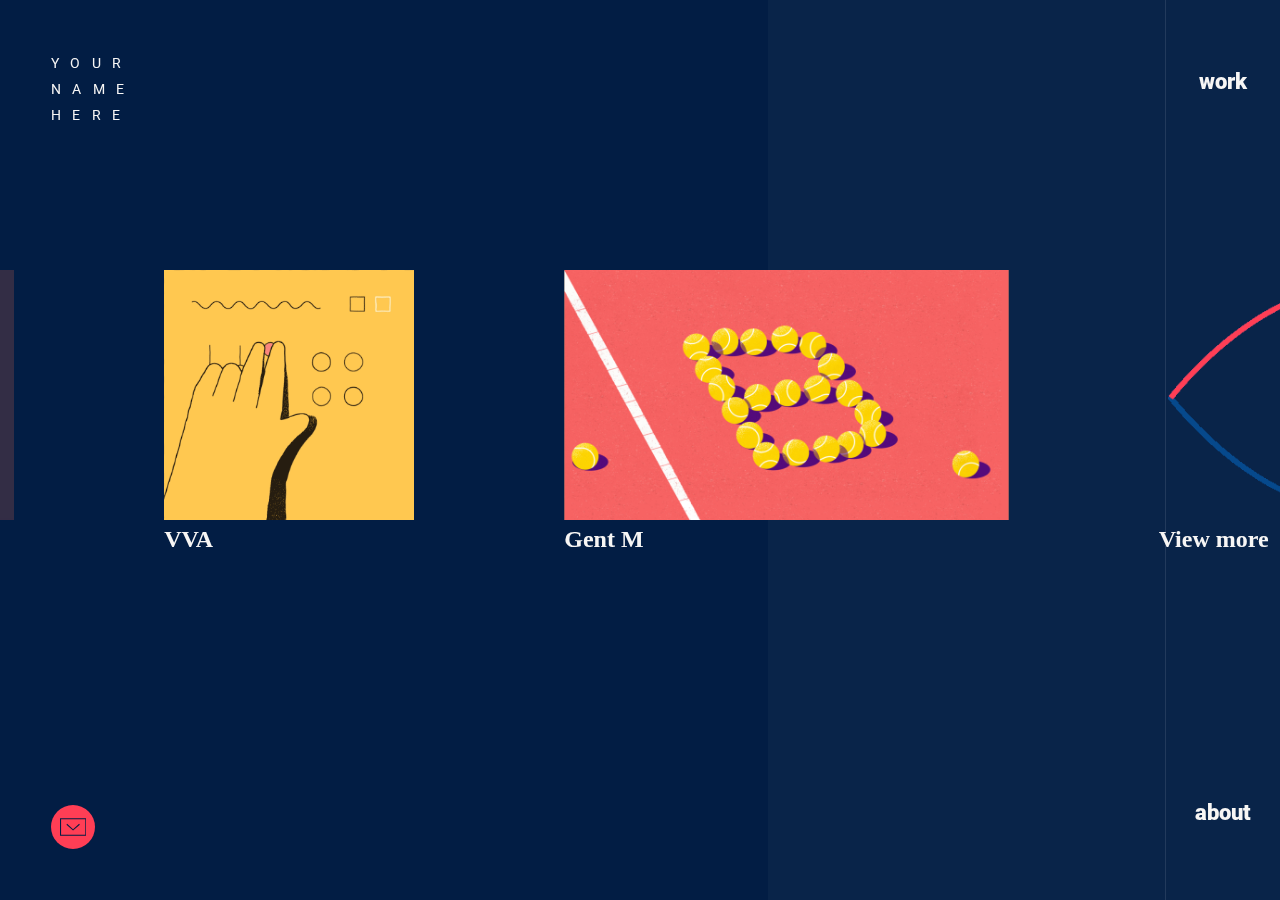
<file: index.html>
<!DOCTYPE html>
<html lang="en">
  <head>
    <meta charset="UTF-8" />
    <meta name="viewport" content="width=device-width, initial-scale=1.0" />
    <title>Portfolio</title>
    <link rel="stylesheet" href="css/common.css" />
    <link rel="stylesheet" href="css/styles.css" />
    <!-- <link rel="stylesheet" href="css/works_yellow.css"> -->
  </head>

  <body>
    <section id="hero">
      <div class="hero_bg_box"></div>
      <div class="home_link">
        <a href="index.html">
          YOUR<br>
          NAME<br>
          HERE 
        </a>
      </div>
      <div class="mail_link">
        <a href="#">
          <svg version="1.1" id="Layer_1" xmlns="http://www.w3.org/2000/svg" xmlns:xlink="http://www.w3.org/1999/xlink" x="0px" y="0px" viewBox="0 0 294.4003906 195.4003906" style="enable-background:new 0 0 294.4003906 195.4003906;" xml:space="preserve">
            <g>
              <path class="st0" d="M0,0v195.4003906h294.4003906V0H0z M282.4003906,183.4003906H12V12h270.4003906V183.4003906z"></path>
              <polygon class="st0" points="221.0522461,71.7148438 213.1479492,62.6855469 145.7451172,121.6865234 79.902832,62.7304688
                71.8979492,71.6699219 145.6552734,137.7138672 	"></polygon>
            </g>
            </svg>
        </a>
      </div>

      <div id="slide_wrap">
        <ul id="slide">
          <li class="slide_contents">
            <img src="img/Website.gif" alt="" />
            <p>Showreel 2019</p>
          </li>
          <li class="slide_contents">
            <img src="img/Thumb_700x700.gif" alt="" />
            <p>VVA</p>
          </li>
          <li class="slide_contents">
            <img src="img/Anim-0-00-03-00.jpg" alt="" />
            <p>Gent M</p>
          </li>
          <li class="slide_contents">
            <img src="img/new_16-2.gif" alt="" />
            <p>View more</p>
          </li>
        </ul>
      </div>

      <div class="main_nav">
        <ul>
          <li class="nav_conts nav_work"><a href="sub/works.html">work</a></li>
          <li class="nav_conts nav_about""><a href="sub/about.html">about</a></li>
        </ul>
      </div>
    </section>
    <script src="js/index.js"></script>
  </body>
</html>
</file>
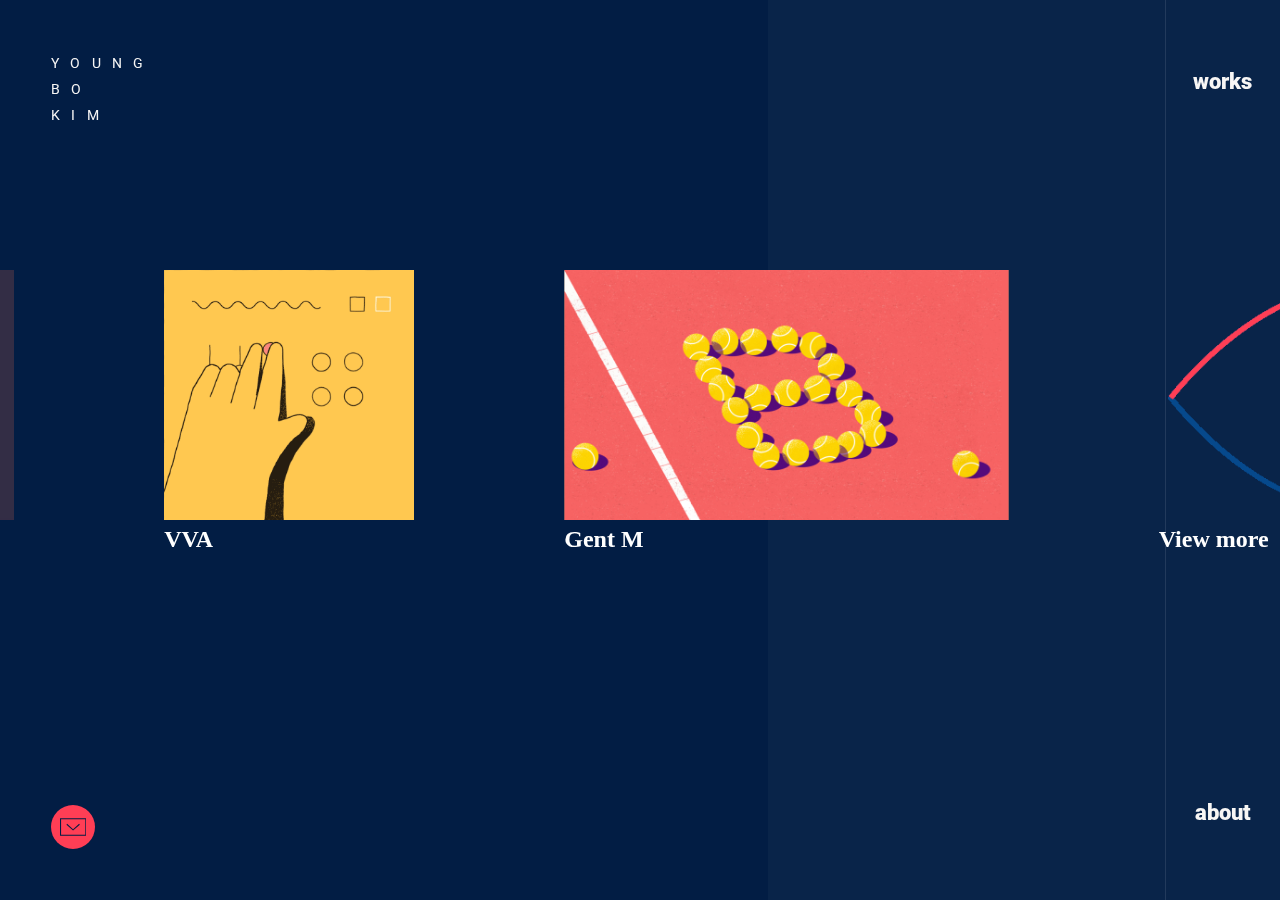
<file: portfolio/index.html>
<!DOCTYPE html>
<html lang="en">
  <head>
    <meta charset="UTF-8" />
    <meta name="viewport" content="width=device-width, initial-scale=1.0" />
    <title>Document</title>
    <link rel="stylesheet" href="css/common.css" />
    <link rel="stylesheet" href="css/styles.css" />
  </head>

  <body>
    <section id="hero">
      <div class="hero_bg_box"></div>
      <div class="home_link">
        <a href="#">
          YOUNG<br>
          Bo <br>
          KIM 
        </a>
      </div>
      <div class="mail_link">
        <a href="#">
          <svg version="1.1" id="Layer_1" xmlns="http://www.w3.org/2000/svg" xmlns:xlink="http://www.w3.org/1999/xlink" x="0px" y="0px" viewBox="0 0 294.4003906 195.4003906" style="enable-background:new 0 0 294.4003906 195.4003906;" xml:space="preserve">
            <g>
              <path class="st0" d="M0,0v195.4003906h294.4003906V0H0z M282.4003906,183.4003906H12V12h270.4003906V183.4003906z"></path>
              <polygon class="st0" points="221.0522461,71.7148438 213.1479492,62.6855469 145.7451172,121.6865234 79.902832,62.7304688
                71.8979492,71.6699219 145.6552734,137.7138672 	"></polygon>
            </g>
            </svg>
        </a>
      </div>

      <div id="slide_wrap">
        <ul id="slide">
          <li class="slide_contents">
            <img src="img/Website.gif" alt="" />
            <p>Showreel 2019</p>
          </li>
          <li class="slide_contents">
            <img src="img/Thumb_700x700.gif" alt="" />
            <p>VVA</p>
          </li>
          <li class="slide_contents">
            <img src="img/Anim-0-00-03-00.jpg" alt="" />
            <p>Gent M</p>
          </li>
          <li class="slide_contents">
            <img src="img/new_16-2.gif" alt="" />
            <p>View more</p>
          </li>
        </ul>
      </div>

      <div class="main_nav">
        <ul>
          <li class="nav_conts nav_work"><a href="works/works.html">works</a></li>
          <li class="nav_conts nav_about""><a href="#">about</a></li>
        </ul>
      </div>
    </section>
    <script src="js/index.js"></script>
  </body>
</html>
</file>
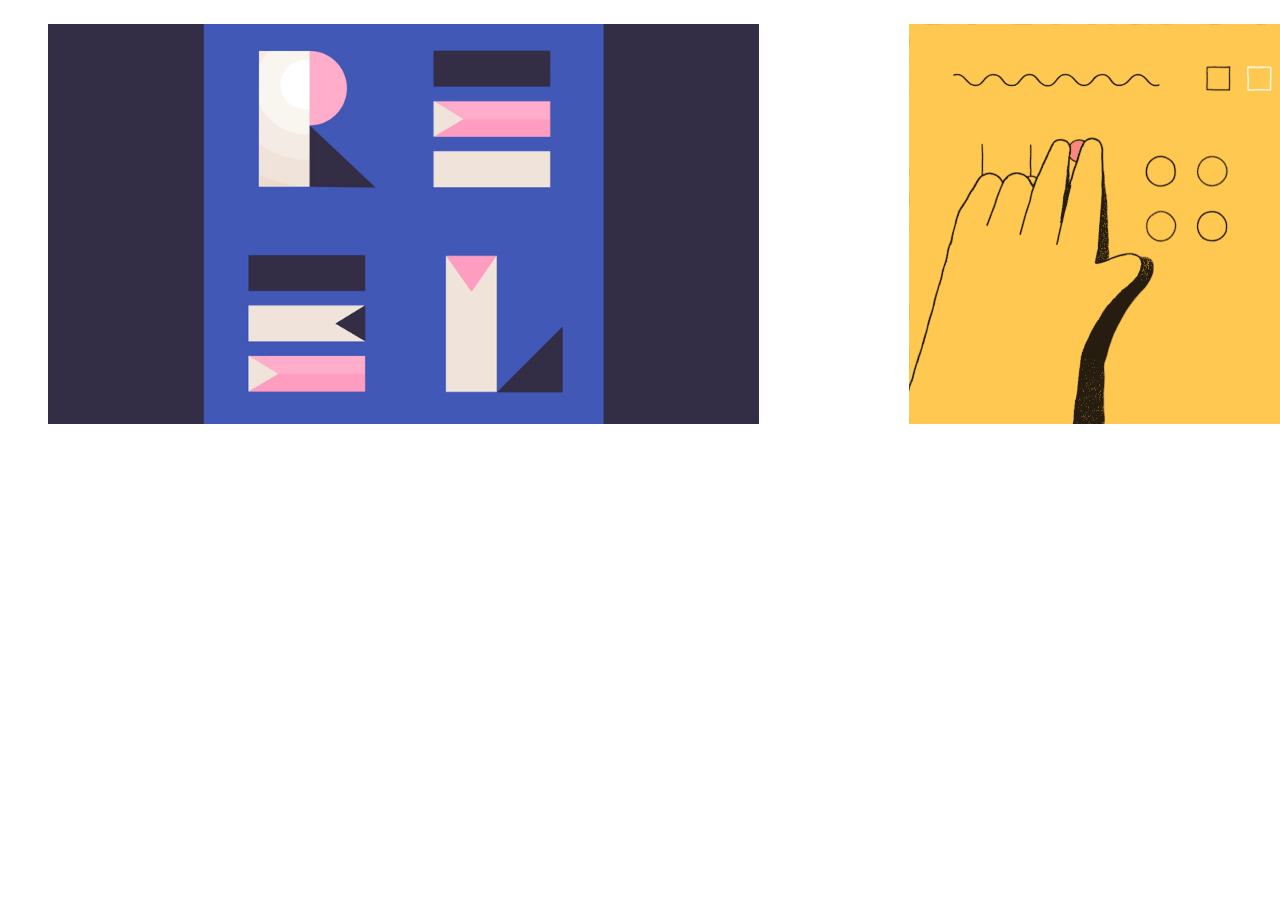
<file: scrolltest/index.html>
<!DOCTYPE html>
<html lang="en">
  <head>
    <meta charset="UTF-8" />
    <meta name="viewport" content="width=device-width, initial-scale=1.0" />
    <title>Document</title>
    <link rel="stylesheet" href="css/styles.css" />
  </head>
  <body>
    <div id="slide_wrap">
      <ul id="slide">
        <li class="slide_contents">
          <img src="img/Website.gif" alt="" />
          <p>Showreel 2019</p>
        </li>
        <li class="slide_contents">
          <img src="img/Thumb_700x700.gif" alt="" />
          <p>VVA</p>
        </li>
        <li class="slide_contents">
          <img src="img/Anim-0-00-03-00.jpg" alt="" />
          <p>Gent M</p>
        </li>
        <li class="slide_contents">
          <img src="img/new_16-2.gif" alt="" />
          <p>View more</p>
        </li>
      </ul>
    </div>
  </body>
  <script src="index.js"></script>
</html>
</file>
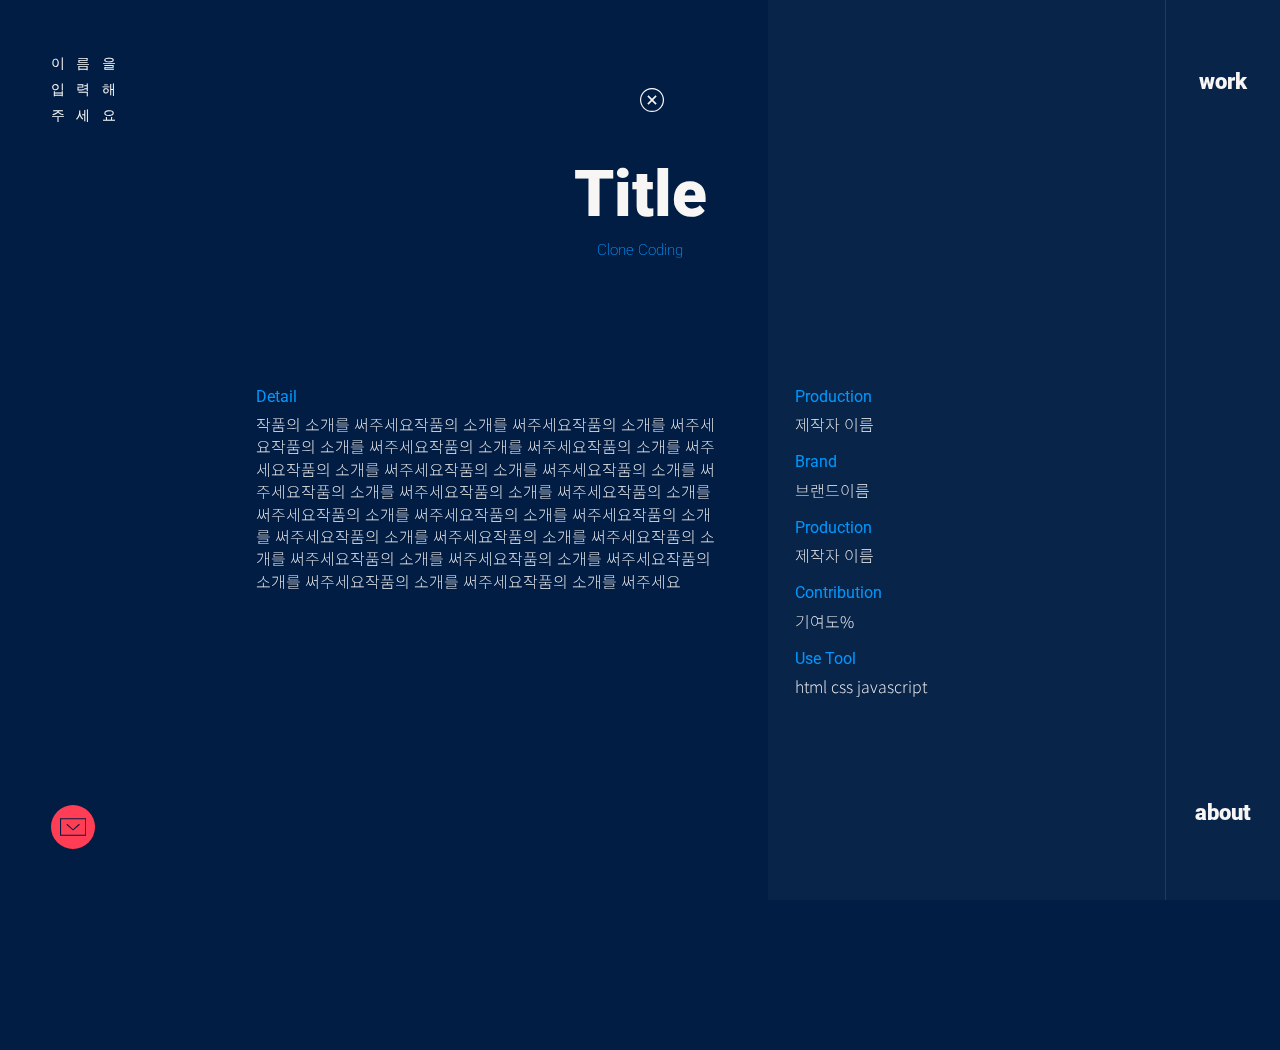
<file: detail.html>
<!DOCTYPE html>
<html lang="en">
  <head>
    <meta charset="UTF-8" />
    <meta name="viewport" content="width=device-width, initial-scale=1.0" />
    <title>Document</title>
    <link rel="stylesheet" href="css/common.css" />
    <link rel="stylesheet" href="css/detail.css" />
  </head>
  <body>
    <svg version="1.1" class="icon_close" id="Layer_1" xmlns="http://www.w3.org/2000/svg" xmlns:xlink="http://www.w3.org/1999/xlink" x="0px" y="0px" viewBox="0 0 120 120" style="enable-background:new 0 0 120 120;" xml:space="preserve">
      <style type="text/css">
      </style>
      <g>
        <path class="st0" d="M102.5,17.5C79.0999756-6,41-5.9000244,17.5999756,17.5999756
          C-5.8999634,41-5.8999634,79,17.5999756,102.4000244c23.5,23.3999634,61.4000244,23.3999634,84.9000244,0
          C126,79,125.9000244,41,102.5,17.5z M98.2000122,98.2000122c-21.1000366,21.0999756-55.2999878,21.0999756-76.4000244,0
          c-21.0999756-21.1000366-21-55.2999878,0-76.4000244c21.1000366-21.0999756,55.2999878-21.0999756,76.4000244,0
          C119.2999878,42.9000244,119.2999878,77.0999756,98.2000122,98.2000122z"></path>
        <polygon class="st0" points="77.7000122,36.7000122 60,54.2999878 42.2999878,36.7000122 36.7000122,42.2999878 54.2999878,60
          36.7000122,77.7000122 42.2999878,83.2999878 60,65.7000122 77.7000122,83.2999878 83.2999878,77.7000122 65.7000122,60
          83.2999878,42.2999878 	"></polygon>
      </g>
      </svg>
    <section id="hero">
      <div class="hero_bg_box"></div>
      <div class="home_link">
        <a href="#">
          이름을 <br>
          입력해 <br>
          주세요
        </a>
      </div>
      <div class="mail_link">
        <a href="#">
          <svg version="1.1" id="Layer_1" xmlns="http://www.w3.org/2000/svg" xmlns:xlink="http://www.w3.org/1999/xlink" x="0px" y="0px" viewBox="0 0 294.4003906 195.4003906" style="enable-background:new 0 0 294.4003906 195.4003906;" xml:space="preserve">
            <g>
              <path class="st0" d="M0,0v195.4003906h294.4003906V0H0z M282.4003906,183.4003906H12V12h270.4003906V183.4003906z"></path>
              <polygon class="st0" points="221.0522461,71.7148438 213.1479492,62.6855469 145.7451172,121.6865234 79.902832,62.7304688
                71.8979492,71.6699219 145.6552734,137.7138672 	"></polygon>
            </g>
            </svg>
        </a>
      </div>
      <div class="main_nav">
        <ul>
          <li class="nav_conts nav_work"><a>work</a></li>
          <li class="nav_conts nav_about"><a>about</a></li>
        </ul>
      </div>

      
      <article class="detail_container">
        <h1 class="detail_header">Title</h1>
        <p class="detail_subtitle"> Clone Coding</p>
        <div class="detail_conts">
          <img class="detail_img">
          <div class="detail_text_wrap">
            <div class="detail_expaine">
              <h3>Detail</h3>
              <p>작품의 소개를 써주세요작품의 소개를 써주세요작품의 소개를 써주세요작품의 소개를 써주세요작품의 소개를 써주세요작품의 소개를 써주세요작품의 소개를 써주세요작품의 소개를 써주세요작품의 소개를 써주세요작품의 소개를 써주세요작품의 소개를 써주세요작품의 소개를 써주세요작품의 소개를 써주세요작품의 소개를 써주세요작품의 소개를 써주세요작품의 소개를 써주세요작품의 소개를 써주세요작품의 소개를 써주세요작품의 소개를 써주세요작품의 소개를 써주세요작품의 소개를 써주세요작품의 소개를 써주세요작품의 소개를 써주세요</p>
            </div>
            <div class="detail_work">
              <h3>Production</h3>
              <p>제작자 이름</p>
              <h3>Brand</h3>
              <p>브랜드이름</p>
              <h3>Production</h3>
              <p>제작자 이름</p>
              <h3>Contribution</h3>
              <p>기여도%</p>
              <h3>Use Tool</h3>
              <p>html css javascript</p>


            </div>
          </div>
        </div>
      </article>
    </section>
  </body>
</html>
</file>
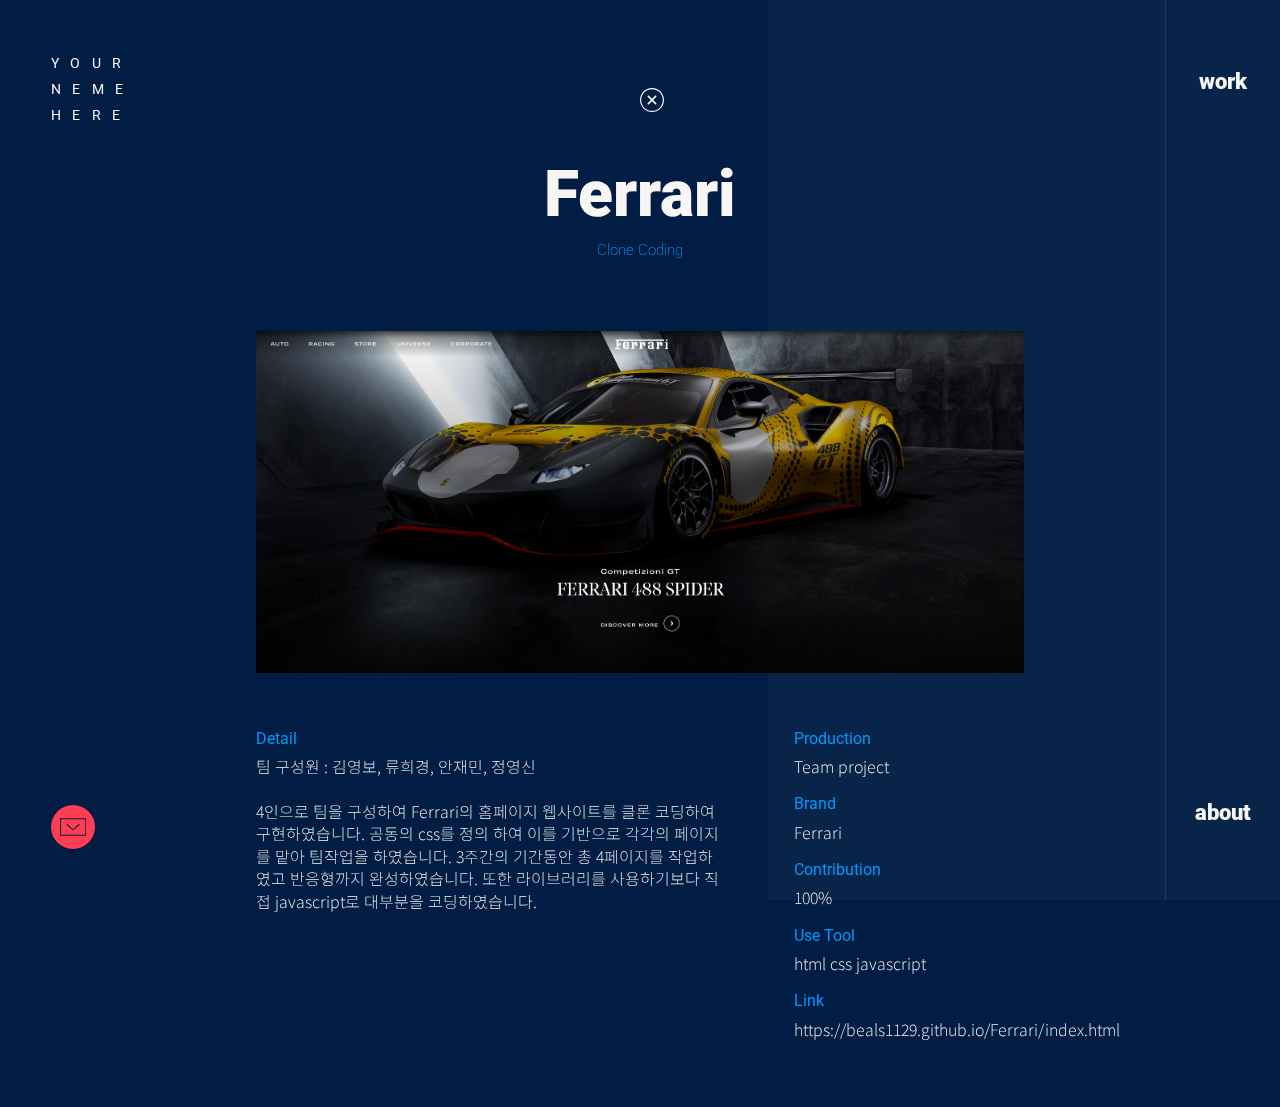
<file: sub/detail.html>
<!DOCTYPE html>
<html lang="en">
  <head>
    <meta charset="UTF-8" />
    <meta name="viewport" content="width=device-width, initial-scale=1.0" />
    <title>Portfolio ㅣ Ferrari</title>
    <link rel="stylesheet" href="../css/common.css" />
    <link rel="stylesheet" href="../css/detail.css" />
  </head>
  <body>
    <svg version="1.1" class="icon_close" onclick="history.back()" id="Layer_1" xmlns="http://www.w3.org/2000/svg" xmlns:xlink="http://www.w3.org/1999/xlink" x="0px" y="0px" viewBox="0 0 120 120" style="enable-background:new 0 0 120 120;" xml:space="preserve">
      <style type="text/css">
      </style>
      <g>
        <path class="st0" d="M102.5,17.5C79.0999756-6,41-5.9000244,17.5999756,17.5999756
          C-5.8999634,41-5.8999634,79,17.5999756,102.4000244c23.5,23.3999634,61.4000244,23.3999634,84.9000244,0
          C126,79,125.9000244,41,102.5,17.5z M98.2000122,98.2000122c-21.1000366,21.0999756-55.2999878,21.0999756-76.4000244,0
          c-21.0999756-21.1000366-21-55.2999878,0-76.4000244c21.1000366-21.0999756,55.2999878-21.0999756,76.4000244,0
          C119.2999878,42.9000244,119.2999878,77.0999756,98.2000122,98.2000122z"></path>
        <polygon class="st0" points="77.7000122,36.7000122 60,54.2999878 42.2999878,36.7000122 36.7000122,42.2999878 54.2999878,60
          36.7000122,77.7000122 42.2999878,83.2999878 60,65.7000122 77.7000122,83.2999878 83.2999878,77.7000122 65.7000122,60
          83.2999878,42.2999878 	"></polygon>
      </g>
      </svg>
    <section id="hero">
      <div class="hero_bg_box"></div>
      <div class="home_link">
        <a href="../index.html">
          YOUR <br>
          NEME <br>
          HERE
        </a>
      </div>
      <div class="mail_link">
        <a href="#">
          <svg version="1.1" id="Layer_1" xmlns="http://www.w3.org/2000/svg" xmlns:xlink="http://www.w3.org/1999/xlink" x="0px" y="0px" viewBox="0 0 294.4003906 195.4003906" style="enable-background:new 0 0 294.4003906 195.4003906;" xml:space="preserve">
            <g>
              <path class="st0" d="M0,0v195.4003906h294.4003906V0H0z M282.4003906,183.4003906H12V12h270.4003906V183.4003906z"></path>
              <polygon class="st0" points="221.0522461,71.7148438 213.1479492,62.6855469 145.7451172,121.6865234 79.902832,62.7304688
                71.8979492,71.6699219 145.6552734,137.7138672 	"></polygon>
            </g>
            </svg>
        </a>
      </div>
      <div class="main_nav">
        <ul>
          <li class="nav_conts nav_work"><a href="./works.html">work</a></li>
          <li class="nav_conts nav_about"><a href="./about.html">about</a></li>
        </ul>
      </div>

      
      <article class="detail_container">
        <h1 class="detail_header">Ferrari</h1>
        <p class="detail_subtitle"> Clone Coding</p>
        <div class="detail_conts">
          <img class="detail_img" src="../img/thumbnail_ferrari_img.png">
          <div class="detail_text_wrap">
            <div class="detail_expaine">
              <h3>Detail</h3>
              <p>팀 구성원 : 김영보, 류희경, 안재민, 정영신<br><br>
                4인으로 팀을 구성하여 Ferrari의 홈페이지 웹사이트를 클론 코딩하여 구현하였습니다. 공동의 css를 정의 하여 이를 기반으로 각각의 페이지를 맡아 팀작업을 하였습니다. 3주간의 기간동안 총 4페이지를 작업하였고 반응형까지 완성하였습니다. 또한 라이브러리를 사용하기보다 직접 javascript로 대부분을 코딩하였습니다.  </p>
            </div>
            <div class="detail_work">
              <h3>Production</h3>
              <p>Team project</p>
              <h3>Brand</h3>
              <p>Ferrari</p>
              <h3>Contribution</h3>
              <p>100%</p>
              <h3>Use Tool</h3>
              <p>html css javascript</p>
              <h3>Link</h3>
              <p><a href="https://beals1129.github.io/Ferrari/index.html">https://beals1129.github.io/Ferrari/index.html</a></p>


            </div>
          </div>
        </div>
      </article>
    </section>
  </body>
</html>
</file>
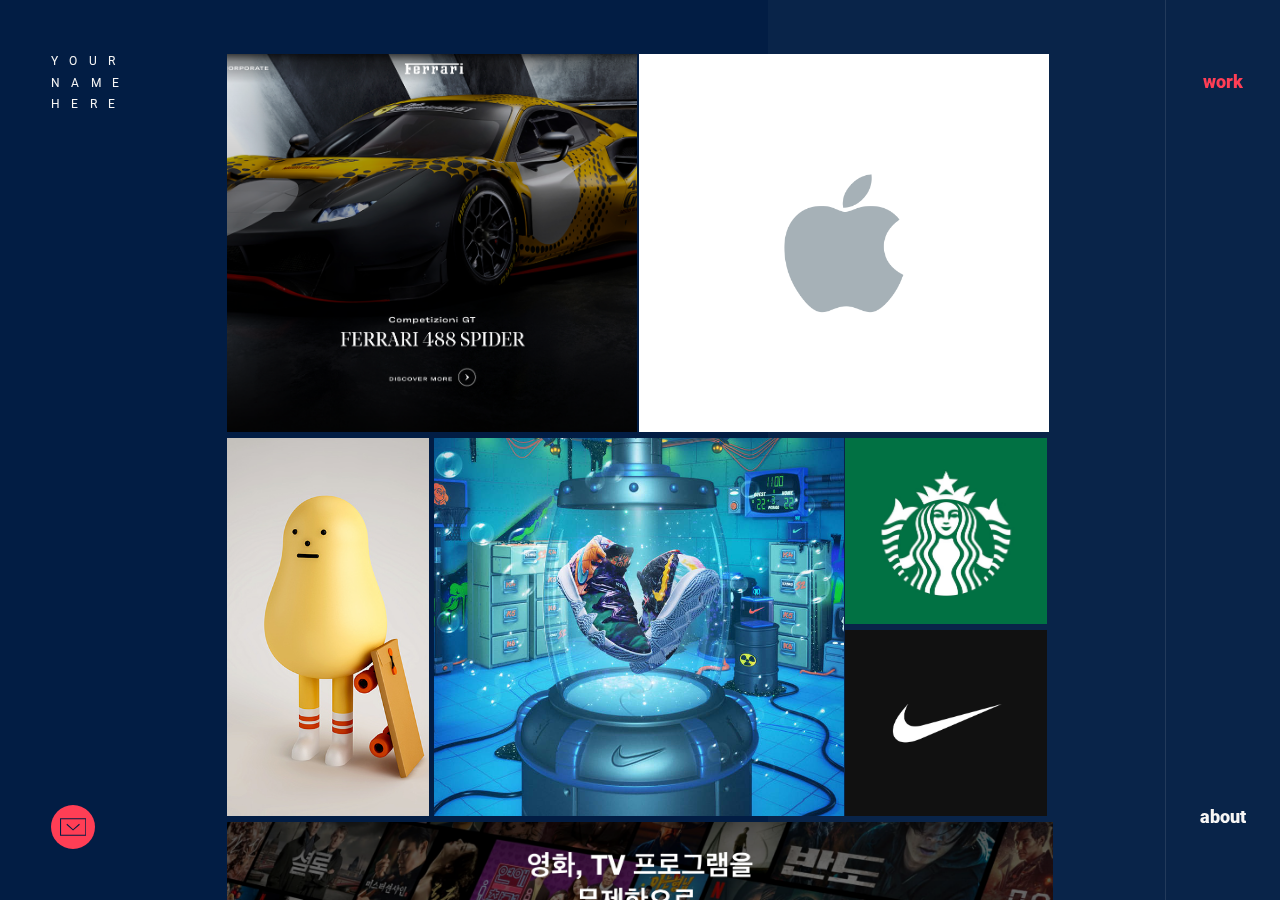
<file: sub/works.html>
<!DOCTYPE html>
<html lang="en">
<head>
  <meta charset="UTF-8">
  <meta name="viewport" content="width=device-width, initial-scale=1.0">
  <title>All works</title>
  <link rel="stylesheet" href="../css/common.css"/>
  <link rel="stylesheet" href="../css/works.css"/>
  <!-- <link rel="stylesheet" href="../css/works_yellow.css"/> -->
</head>
<body>

  <section id="hero">
    <div class="hero_bg_box"></div>
    <div class="home_link">
      <a href="../index.html">
        YOUR <br>
        NAME <br>
        HERE 
      </a>
    </div>
    <div class="mail_link">
      <a href="#">
        <svg version="1.1" id="Layer_1" xmlns="http://www.w3.org/2000/svg" xmlns:xlink="http://www.w3.org/1999/xlink" x="0px" y="0px" viewBox="0 0 294.4003906 195.4003906" style="enable-background:new 0 0 294.4003906 195.4003906;" xml:space="preserve">
          <g>
            <path class="st0" d="M0,0v195.4003906h294.4003906V0H0z M282.4003906,183.4003906H12V12h270.4003906V183.4003906z"></path>
            <polygon class="st0" points="221.0522461,71.7148438 213.1479492,62.6855469 145.7451172,121.6865234 79.902832,62.7304688
              71.8979492,71.6699219 145.6552734,137.7138672 	"></polygon>
          </g>
          </svg>
      </a>
    </div>
    <div class="main_nav">
      <ul>
        <li class="nav_conts nav_work"><a href="./works.html">work</a></li>
        <li class="nav_conts nav_about""><a href="./about.html">about</a></li>
      </ul>
    </div>



    <div class="works_container">
      <ul class="works_wrap">
        <li class="item large ">
          <div class="item_bgcolor1">
            <a href="./detail.html" class="item_bgimg1"></a>
            <div class="item_text">
              <h3>PROJECT TITLE</h3>
              <span>TEAM</span>
              <span>SOLO</span>
            </div>
          </div>
        </li>
        <li class="item large">
          <div class="item_bgcolor2">
            <a href="./detail.html" class="item_bgimg2"></a>
            <div class="item_text">
              <h3>PROJECT TITLE</h3>
              <span>TEAM</span>
              <span>SOLO</span>
            </div>
          </div>
        </li>
        <li class="item width_medium">
          <div class="item_bgcolor3">
            <a href="#" class="item_bgimg3"></a>
            <div class="item_text">
              <h3>PROJECT TITLE</h3>
              <span>TEAM</span>
              <span>SOLO</span>
            </div>
          </div>
        </li>
        <li class="item large">
          <div class="item_bgcolor4">
            <a href="#" class="item_bgimg4"></a>
            <div class="item_text">
              <h3>PROJECT TITLE</h3>
              <span>TEAM</span>
              <span>SOLO</span>
            </div>
          </div>
        </li>
        <li class="item width_medium small">
          <div class="item_bgcolor5">
            <a href="#" class="item_bgimg5"></a>
            <div class="item_text">
              <h3>PROJECT TITLE</h3>
              <span>TEAM</span>
              <span>SOLO</span>
            </div>
          </div>
          <div class="item_bgcolor6">
            <a href="#" class="item_bgimg6"></a>
            <div class="item_text">
              <h3>PROJECT TITLE</h3>
              <span>TEAM</span>
              <span>SOLO</span>
            </div>
          </div>
        </li>
        <li class="item height_medium">
          <div class="item_bgcolor7">
            <a href="#" class="item_bgimg7"></a>
            <div class="item_text">
              <h3>PROJECT TITLE</h3>
              <span>TEAM</span>
              <span>SOLO</span>
            </div>
          </div>
        </li>
        <li class="item height_medium_small">
          <div class="item_bgcolor8">
            <a href="#" class="item_bgimg8"></a>
            <div class="item_text">
              <h3>PROJECT TITLE</h3>
              <span>TEAM</span>
              <span>SOLO</span>
            </div>
          </div>
        </li>
        <li class="item height_medium_small">
          <div class="item_bgcolor9">
            <a href="#" class="item_bgimg9"></a>
            <div class="item_text">
              <h3>PROJECT TITLE</h3>
              <span>TEAM</span>
              <span>SOLO</span>
            </div>
          </div>
        </li>
      </ul> 
    </div>







  </section>
  
</body>
</html>
</file>
<file: css/common.css>
@import url("https://fonts.googleapis.com/css2?family=Roboto:wght@400;500;700;900&display=swap");
@import url("https://fonts.googleapis.com/css2?family=Noto+Sans+KR:wght@300;400;700&display=swap");

/* font-family: 'Noto Sans KR', serif; */

/* RESET CSS */
* {
  margin: 0;
  padding: 0;
  box-sizing: border-box;
  -webkit-font-smoothing: antialiased;
}
ul,
li {
  list-style: none;
}
a {
  text-decoration: none;
  color: inherit;
}
div,
header,
nav,
main,
footer,
section,
article,
ul,
li {
  margin: 0;
  padding: 0;
  box-sizing: border-box;
}
h1,
h2,
h3,
h4,
h5,
h6 {
  font-size: 100%;
  font-weight: normal;
}

/* 공통 */

body {
  font-size: 1rem;
  font-family: "Roboto", serif;
  -webkit-font-smoothing: antialiased;
  overflow: hidden;
  background-color: var(--main-color);
  width: 100vw;
  height: 100vh;
}

/* ROOT */

:root {
  --main-color: #021d44;
  --sub-color: #003a84;
  --accent-color: #ff3e55;
  --white-color: #f7f6f5;
  --point-color: rgb(0, 152, 255);
}

/* 공통 fixed 작업 */

#hero {
  width: 100%;
  height: 100vh;
  overflow: hidden;
  position: relative;
}

.hero_bg_box {
  width: 40%;
  height: 100vh;
  background-color: var(--white-color);
  opacity: 0.03;
  position: fixed;
  top: 0;
  right: 0;
}

.main_nav {
  position: fixed;
  top: 0;
  right: 0;
  height: 100vh;
  width: 9vw;
  border-left: 1px solid rgba(255, 255, 255, 0.1);
}

.nav_conts {
  position: absolute;
  color: var(--white-color);
  text-align: left;
  font-weight: 900;
  font-size: 22px;
}

.nav_conts:hover {
  color: var(--accent-color);
}

.nav_work {
  top: 9%;
  left: 50%;
  transform: translate(-50%, -50%);
}

.nav_about {
  bottom: 7%;
  left: 50%;
  transform: translate(-50%, -50%);
}

.home_link {
  position: fixed;
  top: 4vw;
  left: 4vw;
  font-size: 0.9rem;
  font-weight: 400;
  line-height: 1.8;
  letter-spacing: 0.7rem;
  text-transform: uppercase;
}

.home_link a {
  color: var(--white-color);
}

.home_link a:hover {
  color: var(--accent-color);
  text-decoration: none;
}

.mail_link {
  position: fixed;
  bottom: 4vw;
  left: 4vw;
  width: 44px;
  height: 44px;
  background-color: var(--accent-color);
  border-radius: 100%;
}

.mail_link a {
  display: inline-flex;
  justify-content: center;
  align-items: center;
  width: 100%;
  height: 100%;
}

.mail_link a svg {
  width: 60%;
  height: 100%;
  fill: var(--main-color);
}

.mail_link:hover {
  background-color: var(--sub-color);
}
.mail_link:hover a svg {
  fill: var(--accent-color);
}

@media screen and (max-width: 800px) {
  .main_nav {
    border: none;
    padding-top: 4vw;
    padding-right: 4vw;

    box-sizing: content-box;
  }
  .nav_conts {
    margin-top: 5px;
    font-size: 18px;
    position: relative;
  }
  .home_link {
    font-size: 11.7px;
  }
}
</file>
<file: css/styles.css>
#slide_wrap {
  position: absolute;
  width: 100%;
  top: 30%;
  height: 5vh;
  z-index: 7;
}

#slide {
  display: flex;
  align-items: center;
  justify-content: center;
  list-style: none;
}

.slide_contents {
  color: var(--white-color);
  font-size: 24px;
  font-family: "Noto Sans";
  font-weight: 800;
  margin-right: 150px;
}

.slide_contents img {
  height: 250px;
}
</file>
<file: css/works_yellow.css>
:root {
  --item-gap: 6px;
  --bg-main: rgba(245, 208, 66, 0.95);
  --bg-accent: rgba(245, 208, 66, 0.95);

  --main-color: #f7f6f5;
  --sub-color: #003a84;
  --accent-color: #FDD20E;
  --white-color: #101820;
}


/* COMMON STYLE 초기화 */
body {width: 100%; height: 100%; overflow-y: visible;}
#hero {overflow-y: visible;}
.hero_bg_box {z-index: -1;}
/* .nav_work {color: var(--accent-color);} */
.mail_link {z-index: 200;}
.mail_link a svg {fill: var(--white-color);}




/* WORK CONTAINER */
.works_container {
  width: 65%; height: auto;
  margin: 4vw auto 4vw; padding: 0 0 4vw;
}

.works_wrap {position: relative;}






/* ITEM: 반응형 처리------------------------- */

.item {
  position: absolute; top: 0; left: 0;
  padding: var(--item-gap);

  /* 원하는 반응에 따라 property 선택 */
  transition: top 0.3s, left 0.4s;
}


/* 맨 처음에 보따리처럼 풀리는애로 하려면 이걸로:  .item에 transition: transform 1s; */
/* .item:nth-child(1) {transform: translate3d(0, 0, 0);}
.item:nth-child(2) {transform: translate3d(100%, 0, 0);}
.item:nth-child(3) {transform: translate3d(0, 100%, 0);}
.item:nth-child(4) {transform: translate3d(50%, 100%, 0);}
.item:nth-child(5) {transform: translate3d(300%, 100%, 0);}
.item:nth-child(6) {transform: translate3d(0%, 400%, 0);}
.item:nth-child(7) {transform: translate3d(0%, 500%, 0);}
.item:nth-child(8) {transform: translate3d(100%, 500%, 0);} */


/* 무식하게 계산해서 때려넣는 방법 */
.item:nth-child(1) {top: 0; left: 0;}
.item:nth-child(2) {top: 0; left: 32.25vw;}
.item:nth-child(3) {top: 30vw; left: 0;}
.item:nth-child(4) {top: 30vw; left: 16vw;}
.item:nth-child(5) {top: 30vw; left: 48.25vw;}
.item:nth-child(6) {top: 60vw; left: 0;}
.item:nth-child(7) {top: 75vw; left: 0;}
.item:nth-child(8) {top: 75vw; left: 32.25vw;}




/* ITEM: box사이즈 처리----------------------  */

.large {width: 50%; height: 30vw;}
.width_medium {width: 25%; height: 30vw;}
.height_medium {width: 100%; height: 15vw;}
.height_medium_small {width: 50%; height: 15vw;}
.small {display: flex; flex-flow: column;}
.small div:first-child {margin-bottom: calc(var(--item-gap) * 2)}





/* ITEM:hover ----------------------------- */

.item > div {
  width: 100%; height: 100%;
  position: relative;
  cursor: pointer;
}

.item div a {
  display: block;
  width: 100%; height: 100%;
  background-repeat: no-repeat;
  background-position: center center;
  background-size: cover;
  transition: all 0.4s;
}

.item > div:hover a {opacity: 0.08;}
.item > div:hover .item_text {bottom: 0; opacity: 1;}





/* ITEM TEXT -------------------------------- */

.item_text {
  width: 100%;
  position: absolute; bottom: -20px; left: 0;
  padding: 30px; opacity: 0;
  color: var(--white-color);
  transition: all 0.4s;
}

.item_text h3 {
  font-size: 19px; font-weight: 700;
  margin-bottom: calc(var(--item-gap)*1.5);
}

.item_text span {
  font-size: 14px; font-weight: 400;
  margin-right: calc(var(--item-gap)*3);
}




/* hover 되면 떠오르는 배경색: root에서 원하는 색으로 바꾸세요 */
.item_bgcolor1 {background-color: var(--bg-main)}
.item_bgcolor2 {background-color: var(--bg-accent)}
.item_bgcolor3 {background-color: var(--bg-main);}
.item_bgcolor4 {background-color: var(--bg-accent);}
.item_bgcolor5 {background-color: var(--bg-accent);}
.item_bgcolor6 {background-color: var(--bg-main);}
.item_bgcolor7 {background-color: var(--bg-accent);}
.item_bgcolor8 {background-color: var(--bg-main);}
.item_bgcolor9 {background-color: var(--bg-accent);}



/* bg로 포폴 이미지 넣으세요 */
.item_bgimg1 {background-image: url(../img/thum_ferrari_y.jpg);}
.item_bgimg2 {background-image: url(../img/thum_kinfolk_y.jpg);}
.item_bgimg3 {background-image: url(../img/thum_sticky_y1.jpg);}
.item_bgimg4 {background-image: url(../img/thum_apple2.png);}
.item_bgimg5 {background-image: url(../img/thum_nike2.jpg);}
.item_bgimg6 {background-image: url(../img/thum_gopro_.png);}
.item_bgimg7 {background-image: url(../img/thum_starbucks.jpg);}
.item_bgimg8 {background-image: url(../img/thum_sticky_y2.jpg);}
.item_bgimg9 {background-image: url(../img/thum_netflix_y2.png);}








/* MEDIA */

@media screen and (max-width: 1440px) {
  .home_link {font-size: 14px;}
  .nav_conts {font-size: 20px;}
}
@media screen and (max-width: 1280px) {
  .home_link {font-size: 12px;}
  .nav_conts {font-size: 18px;}
}

@media screen and (max-width: 1440px) {
  .item {padding: calc(var(--item-gap) / 2);}
  .small div:first-child {margin-bottom: var(--item-gap);}

  .item:nth-child(2) {top: 0; left: 32.15vw;}
  .item:nth-child(4) {top: 30vw; left: 16.15vw;}
  .item:nth-child(5) {top: 30vw; left: 48.3vw;}
  .item:nth-child(8) {top: 75vw; left: 32vw;}

}


@media screen and (max-width: 990px) {
  #hero {
    height: auto; 
    overflow-x: hidden; overflow-y: hidden;}

  .hero_bg_box {
    width: 40%; height: 100vh;
    position: fixed; top: 0; right: 0;
    z-index: -1; opacity: .03;
    background-color: var(--white-color);
  }

  .home_link {
    position: absolute; top: 40px; left: 40px;
    width: 100%;
    font-size: 10px; line-height: 16px; letter-spacing: .5rem;
  }
  
  .main_nav {
    position: relative; top: 0; right: 0;
    width: 100%; height: 20px;
  }
  
  .nav_conts {
    text-align: right;
    font-size: 16px; letter-spacing: .1rem; 
    transform: translate(0, 0); 
    left: auto; right: 40px;
  }

  .nav_work {top: 35px;}
  .nav_about {top: 60px;}


  .works_container {
    width: 90%; max-width: 1680px;
    margin: 8rem auto 4rem auto;
    padding: 0;
  }

  .works_wrap {position: relative; height: 130vh;}

  /* BOX SIZE 처리 */
  .large {width: 50%; height: 44vw;}
  .width_medium {width: 25%; height: 44vw;}
  .height_medium {width: 100%; height: 22vw;}
  .height_medium_small {width: 50%; height: 22vw;}
  .small div:first-child {margin-bottom: calc(var(--item-gap) * 2)}

  /* 계산해서 때려넣음 2 */
  .item {padding: var(--item-gap);}
  .item:nth-child(1) {top: 0; left: 0;}
  .item:nth-child(2) {top: 0; left: 44.25vw;}
  .item:nth-child(3) {top: 44vw; left: 0;}
  .item:nth-child(4) {top: 44vw; left: 22.25vw;}
  .item:nth-child(5) {top: 44vw; left: 66.5vw;}
  .item:nth-child(6) {top: 88vw; left: 0;}
  .item:nth-child(7) {top: 110vw; left: 0;}
  .item:nth-child(8) {top: 110vw; left: 44.25vw;}
  
}

@media screen and (max-width: 800px) {

  .works_wrap {height: 100vh;}
  .main_nav {
    position: relative; top: 0; right: 0;
    width: 100%; height: 20px;
    padding-top: 0;
    padding-right: 0;
    box-sizing: border-box;
  }
  
  .nav_conts {
    text-align: right;
    font-size: 16px; letter-spacing: .1rem; 
    transform: translate(0, 0); 
    left: auto; right: 40px;
  }

  .nav_work {top: 35px; margin-top: 0;}
  .nav_about {top: 60px; margin-top: 0; bottom: auto; position: absolute;}
}




/* 모바일 대응 */
@media screen and (max-width: 580px) {
  .works_wrap {height: 250vh;}

  .item:nth-child(1) {width: 100%; height: 88vw;}
  .item:nth-child(2) {width: 100%; height: 88vw; left: 0; top: 88vw;}
  .item:nth-child(3) {width: 50%; height: 88vw; top: 176vw; left: 0;}
  .item:nth-child(4) {width: 100%; height: 88vw; left: 0; top: 264vw;}
  .item:nth-child(5) {width: 50%; height: 88vw; top: 176vw; left: 43.25vw;}
  .item:nth-child(6) {width: 100%; height: 44vw; top: 352vw; left: 0;}
  .item:nth-child(7) {width: 100%; height: 44vw; top: 396vw; left: 0;}
  .item:nth-child(8) {width: 100%; height: 44vw; top: 440vw; left: 0;}

}
</file>
<file: portfolio/css/common.css>
@import url("https://fonts.googleapis.com/css2?family=Roboto:wght@400;500;700;900&display=swap");
@import url("https://fonts.googleapis.com/css2?family=Noto+Sans+KR:wght@300;400;700&display=swap");

/* font-family: 'Noto Sans KR', serif; */

/* RESET CSS */
* {
  margin: 0;
  padding: 0;
  box-sizing: border-box;
  -webkit-font-smoothing: antialiased;
}
ul,
li {
  list-style: none;
}
a {
  text-decoration: none;
  color: inherit;
}
div,
header,
nav,
main,
footer,
section,
article,
ul,
li {
  margin: 0;
  padding: 0;
  box-sizing: border-box;
}
h1,
h2,
h3,
h4,
h5,
h6 {
  font-size: 100%;
  font-weight: normal;
}

/* 공통 */

body {
  font-size: 1rem;
  font-family: "Roboto", serif;
  -webkit-font-smoothing: antialiased;
  overflow: hidden;
  background-color: var(--main-color);
  width: 100vw;
  height: 100vh;
}

/* ROOT */

:root {
  --main-color: #021d44;
  --sub-color: #003a84;
  --accent-color: #ff3e55;
  --white-color: #f7f6f5;
}

/* 공통 fixed 작업 */

#hero {
  width: 100%;
  height: 100vh;
  overflow: hidden;
  position: relative;
}

.hero_bg_box {
  width: 40%;
  height: 100vh;
  background-color: var(--white-color);
  opacity: 0.03;
  position: fixed;
  top: 0;
  right: 0;
}

.main_nav {
  position: fixed;
  top: 0;
  right: 0;
  height: 100vh;
  width: 9vw;
  border-left: 1px solid rgba(255, 255, 255, 0.1);
}

.nav_conts {
  position: absolute;
  color: var(--white-color);
  text-align: left;
  font-weight: 900;
  font-size: 22px;
}

.nav_conts:hover {
  color: var(--accent-color);
}

.nav_work {
  top: 9%;
  left: 50%;
  transform: translate(-50%, -50%);
}

.nav_about {
  bottom: 7%;
  left: 50%;
  transform: translate(-50%, -50%);
}

.home_link {
  position: fixed;
  top: 4vw;
  left: 4vw;
  font-size: 0.9rem;
  font-weight: 400;
  line-height: 1.8;
  letter-spacing: 0.7rem;
  text-transform: uppercase;
}

.home_link a {
  color: var(--white-color);
}

.home_link a:hover {
  color: var(--accent-color);
  text-decoration: none;
}

.mail_link {
  position: fixed;
  bottom: 4vw;
  left: 4vw;
  width: 44px;
  height: 44px;
  background-color: var(--accent-color);
  border-radius: 100%;
}

.mail_link a {
  display: inline-flex;
  justify-content: center;
  align-items: center;
  width: 100%;
  height: 100%;
}

.mail_link a svg {
  width: 60%;
  height: 100%;
  fill: var(--main-color);
}

.mail_link:hover {
  background-color: var(--sub-color);
}
.mail_link:hover a svg {
  fill: var(--accent-color);
}

@media screen and (max-width: 800px) {
  .main_nav {
    border: none;
    padding-top: 4vw;
    padding-right: 4vw;

    box-sizing: content-box;
  }
  .nav_conts {
    margin-top: 5px;
    font-size: 18px;
    position: relative;
  }
  .home_link {
    font-size: 11.7px;
  }
}
</file>
<file: portfolio/css/styles.css>
#slide_wrap {
  position: absolute;
  width: 100%;
  top: 30%;
  height: 5vh;
  z-index: 7;
}

#slide {
  display: flex;
  align-items: center;
  justify-content: center;
  list-style: none;
}

.slide_contents {
  color: #fff;
  font-size: 24px;
  font-family: "Noto Sans";
  font-weight: 800;
  margin-right: 150px;
}

.slide_contents img {
  height: 250px;
}
</file>
<file: scrolltest/css/styles.css>
body {
  height: 100%;
  overflow: hidden;
}

#slide_wrap {
  position: absolute;
  width: 100%;
  height: auto;
  display: flex;
  background-size: 210% auto;
}

#slide {
  display: flex;
  align-items: center;
  justify-content: center;
  list-style: none;
}

#slide li {
  margin-right: 150px;
}

#slide img {
  height: 400px;
}

.slide_contents {
  color: #fff;
  font-size: 4vw;
  font-family: monospace;
}
</file>
<file: css/detail.css>
body {overflow-y: visible;}

#hero {
  height: auto ;
  overflow: visible;
  padding-bottom: 50px;
}
h1 {
  font-size: 4rem;
  line-height: 1.4em;
  text-align: center;
  font-weight: 900;
}
h3 {
  color: var(--point-color);
}
p {
  font-size: 16px;
  line-height: 1.4em;
  font-weight: 200;
}

.hero_bg_box {
  z-index: -1;
}
.detail_container {
  width: 60%;
  margin: 150px auto 0;
  color: var(--white-color);
  z-index: 10;
}

.detail_img {
  background-color: gray;
  width: 100%;
  
  border: none;
  margin-top: 70px;
}

.detail_header {
  text-align: center;
}
.detail_subtitle {
  font-size: 15px;
  text-align: center;
  color: var(--point-color);
}

.detail_text_wrap {
  display: flex;
  margin-top: 52px;
}


.detail_work {
  width: 30%;
}

.detail_work p, .detail_expaine p {
  margin-bottom: 16.8px;
   font-family: 'Noto Sans KR', serif;
}

.detail_work h3 , .detail_expaine h3 {
  margin-bottom: 7.4px;
}

.detail_work p a:hover {
  color: var(--accent-color);
}

.detail_expaine {
  width: 65%;
  margin-right: 44px;
  padding-right: 30px;
}

.icon_close {
  width: 24px;
  height: 24px;
  position: absolute;
  left: 50%;
  top: 100px;
  transform: translateY(-50%);
  fill: var(--white-color);
  transition: fill 0.3s;
  cursor: pointer;
}

.icon_close:hover {

  fill: var(--accent-color);
  opacity: 1;
}

@media screen and (max-width: 800px) {

  h1 { font-size: 2rem;}
  h3 { font-size: 0.8rem; }
  .detail_subtitle{ font-size: 0.8rem; }
  
  .detail_container {
    width: 90%;
    margin: 100px auto 0;}

  .icon_close{width: 22px; height: 22px; top: 50px;}

  .detail_text_wrap {
    display: block;
  }

  .detail_work ,.detail_expaine {
    width: 100%;
    margin: 0;
    margin-bottom: 40px;
  }

}
</file>
<file: css/works.css>
:root {
  --item-gap: 6px;
  --bg-main: rgba(0,58,132,0.95);
  --bg-accent: rgba(255,62,85,0.95);
}


/* COMMON STYLE 초기화 */
body {width: 100%; height: 100%; overflow-y: visible;}
#hero {overflow-y: visible;}
.hero_bg_box {z-index: -1;}
.nav_work {color: var(--accent-color);}
.mail_link {z-index: 200;}




/* WORK CONTAINER */
.works_container {
  width: 65%; height: auto;
  margin: 4vw auto 4vw; padding: 0 0 4vw;
}

.works_wrap {position: relative;}






/* ITEM: 반응형 처리------------------------- */

.item {
  position: absolute; top: 0; left: 0;
  padding: var(--item-gap);

  /* 원하는 반응에 따라 property 선택 */
  transition: top 0.3s, left 0.4s;
}


/* 맨 처음에 보따리처럼 풀리는애로 하려면 이걸로:  .item에 transition: transform 1s; */
/* .item:nth-child(1) {transform: translate3d(0, 0, 0);}
.item:nth-child(2) {transform: translate3d(100%, 0, 0);}
.item:nth-child(3) {transform: translate3d(0, 100%, 0);}
.item:nth-child(4) {transform: translate3d(50%, 100%, 0);}
.item:nth-child(5) {transform: translate3d(300%, 100%, 0);}
.item:nth-child(6) {transform: translate3d(0%, 400%, 0);}
.item:nth-child(7) {transform: translate3d(0%, 500%, 0);}
.item:nth-child(8) {transform: translate3d(100%, 500%, 0);} */


/* 무식하게 계산해서 때려넣는 방법 */
.item:nth-child(1) {top: 0; left: 0;}
.item:nth-child(2) {top: 0; left: 32.25vw;}
.item:nth-child(3) {top: 30vw; left: 0;}
.item:nth-child(4) {top: 30vw; left: 16vw;}
.item:nth-child(5) {top: 30vw; left: 48.25vw;}
.item:nth-child(6) {top: 60vw; left: 0;}
.item:nth-child(7) {top: 75vw; left: 0;}
.item:nth-child(8) {top: 75vw; left: 32.25vw;}




/* ITEM: box사이즈 처리----------------------  */

.large {width: 50%; height: 30vw;}
.width_medium {width: 25%; height: 30vw;}
.height_medium {width: 100%; height: 15vw;}
.height_medium_small {width: 50%; height: 15vw;}
.small {display: flex; flex-flow: column;}
.small div:first-child {margin-bottom: calc(var(--item-gap) * 2)}





/* ITEM:hover ----------------------------- */

.item > div {
  width: 100%; height: 100%;
  position: relative;
  cursor: pointer;
}

.item div a {
  display: block;
  width: 100%; height: 100%;
  background-repeat: no-repeat;
  background-position: center center;
  background-size: cover;
  transition: all 0.4s;
}

.item > div:hover a {opacity: 0.08;}
.item > div:hover .item_text {bottom: 0; opacity: 1;}





/* ITEM TEXT -------------------------------- */

.item_text {
  width: 100%;
  position: absolute; bottom: -20px; left: 0;
  padding: 30px; opacity: 0;
  color: var(--white-color);
  transition: all 0.4s;
}

.item_text h3 {
  font-size: 19px; font-weight: 700;
  margin-bottom: calc(var(--item-gap)*1.5);
}

.item_text span {
  font-size: 14px; font-weight: 400;
  margin-right: calc(var(--item-gap)*3);
}




/* hover 되면 떠오르는 배경색: root에서 원하는 색으로 바꾸세요 */
.item_bgcolor1 {background-color: var(--bg-main)}
.item_bgcolor2 {background-color: var(--bg-accent)}
.item_bgcolor3 {background-color: var(--bg-main);}
.item_bgcolor4 {background-color: var(--bg-accent);}
.item_bgcolor5 {background-color: var(--bg-accent);}
.item_bgcolor6 {background-color: var(--bg-main);}
.item_bgcolor7 {background-color: var(--bg-accent);}
.item_bgcolor8 {background-color: var(--bg-main);}
.item_bgcolor9 {background-color: var(--bg-accent);}



/* bg로 포폴 이미지 넣으세요 */
.item_bgimg1 {background-image: url(../img/thumbnail_ferrari_img.png);}
.item_bgimg2 {background-image: url(../img/thum_apple2.png);}
.item_bgimg3 {background-image: url(../img/thum_sticky_y1.jpg);}
.item_bgimg4 {background-image: url(../img/thumbnail_nike_2.jpg);}
.item_bgimg5 {background-image: url(../img/thumbnail_starbucks_3.jpg);}
.item_bgimg6 {background-image: url(../img/thum_nike2.jpg);}
.item_bgimg7 {background-image: url(../img/thumbnail_netfilx_img.png);}
.item_bgimg8 {background-image: url(../img/thum_apple.jpg);}
.item_bgimg9 {background-image: url(../img/thum_sticky_y2.jpg);}








/* MEDIA */

@media screen and (max-width: 1440px) {
  .home_link {font-size: 14px;}
  .nav_conts {font-size: 20px;}
}
@media screen and (max-width: 1280px) {
  .home_link {font-size: 12px;}
  .nav_conts {font-size: 18px;}
}

@media screen and (max-width: 1440px) {
  .item {padding: calc(var(--item-gap) / 2);}
  .small div:first-child {margin-bottom: var(--item-gap);}

  .item:nth-child(2) {top: 0; left: 32.15vw;}
  .item:nth-child(4) {top: 30vw; left: 16.15vw;}
  .item:nth-child(5) {top: 30vw; left: 48.3vw;}
  .item:nth-child(8) {top: 75vw; left: 32vw;}

}


@media screen and (max-width: 990px) {
  #hero {
    height: auto; 
    overflow-x: hidden; overflow-y: hidden;}

  .hero_bg_box {
    width: 40%; height: 100vh;
    position: fixed; top: 0; right: 0;
    z-index: -1; opacity: .03;
    background-color: var(--white-color);
  }

  .home_link {
    position: absolute; top: 40px; left: 40px;
    width: 100%;
    font-size: 10px; line-height: 16px; letter-spacing: .5rem;
  }
  
  .main_nav {
    position: relative; top: 0; right: 0;
    width: 100%; height: 20px;
  }
  
  .nav_conts {
    text-align: right;
    font-size: 16px; letter-spacing: .1rem; 
    transform: translate(0, 0); 
    left: auto; right: 40px;
  }

  .nav_work {top: 35px;}
  .nav_about {top: 60px;}


  .works_container {
    width: 90%; max-width: 1680px;
    margin: 8rem auto 4rem auto;
    padding: 0;
  }

  .works_wrap {position: relative; height: 130vh;}

  /* BOX SIZE 처리 */
  .large {width: 50%; height: 44vw;}
  .width_medium {width: 25%; height: 44vw;}
  .height_medium {width: 100%; height: 22vw;}
  .height_medium_small {width: 50%; height: 22vw;}
  .small div:first-child {margin-bottom: calc(var(--item-gap) * 2)}

  /* 계산해서 때려넣음 2 */
  .item {padding: var(--item-gap);}
  .item:nth-child(1) {top: 0; left: 0;}
  .item:nth-child(2) {top: 0; left: 44.25vw;}
  .item:nth-child(3) {top: 44vw; left: 0;}
  .item:nth-child(4) {top: 44vw; left: 22.25vw;}
  .item:nth-child(5) {top: 44vw; left: 66.5vw;}
  .item:nth-child(6) {top: 88vw; left: 0;}
  .item:nth-child(7) {top: 110vw; left: 0;}
  .item:nth-child(8) {top: 110vw; left: 44.25vw;}
  
}

@media screen and (max-width: 800px) {

  .works_wrap {height: 100vh;}
  .main_nav {
    position: relative; top: 0; right: 0;
    width: 100%; height: 20px;
    padding-top: 0;
    padding-right: 0;
    box-sizing: border-box;
  }
  
  .nav_conts {
    text-align: right;
    font-size: 16px; letter-spacing: .1rem; 
    transform: translate(0, 0); 
    left: auto; right: 40px;
  }

  .nav_work {top: 35px; margin-top: 0;}
  .nav_about {top: 60px; margin-top: 0; bottom: auto; position: absolute;}
}




/* 모바일 대응 */
@media screen and (max-width: 580px) {
  .works_wrap {height: 250vh;}

  .item:nth-child(1) {width: 100%; height: 88vw;}
  .item:nth-child(2) {width: 100%; height: 88vw; left: 0; top: 88vw;}
  .item:nth-child(3) {width: 50%; height: 88vw; top: 176vw; left: 0;}
  .item:nth-child(4) {width: 100%; height: 88vw; left: 0; top: 264vw;}
  .item:nth-child(5) {width: 50%; height: 88vw; top: 176vw; left: 43.25vw;}
  .item:nth-child(6) {width: 100%; height: 44vw; top: 352vw; left: 0;}
  .item:nth-child(7) {width: 100%; height: 44vw; top: 396vw; left: 0;}
  .item:nth-child(8) {width: 100%; height: 44vw; top: 440vw; left: 0;}

}
</file>
